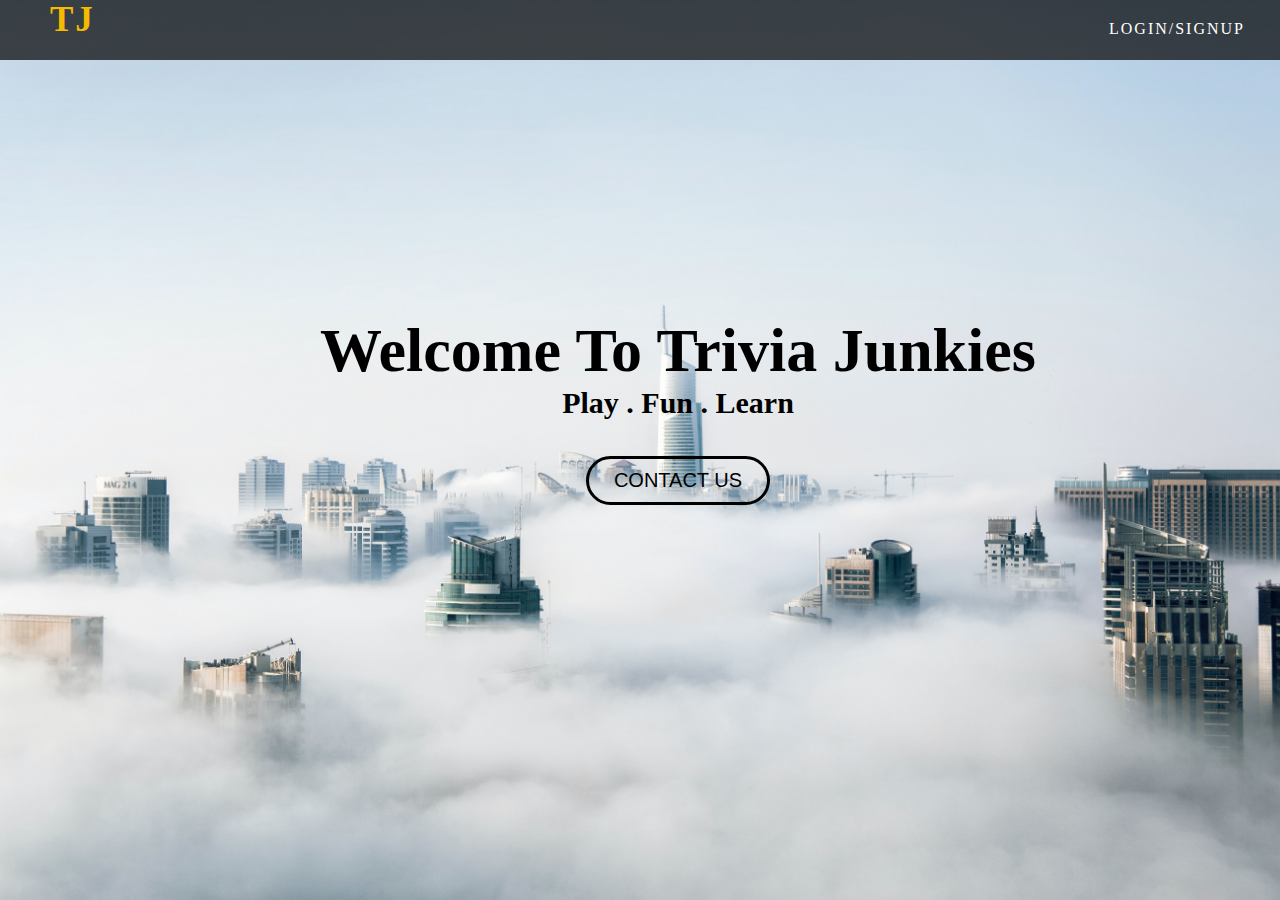
<file: index.html>
<!DOCTYPE html>
<html lang="en">
<head>
	<meta charset="utf-8">
	<meta name="viewpoint" content="width=device-width , initial-scale=1.0">
	<meta http-equiv="X-UA-Compatible" content="ie=edge">
	<title>Homepage</title>
	<link rel="stylesheet" type="text/css" href="homepage.css">
	<link rel="icon" href="ahha.jpg">
</head>
<body>
	<header class="fix">

		<div class="nav-area">
			<div class="logo"> <a href="Fdashboard/index.html"><span>TJ</span> </a></div>
			<ul class="menu-area">

					<li><a href="file:///C:/xampp/htdocs/connect/login/login.html">LOGIN/SIGNUP</a></li>
				</ul>
			</nav>

		</div>
		 <div class="banner-text">
			<h2>Welcome To Trivia Junkies</h2>
			<p>Play . Fun . Learn</p>
			<button class="btn"><a href="file:///C:\xampp\htdocs\connect\contact_us/Contactus.html">Contact us</a></button>
		</div>
</header>
</body>
</html>
</file>
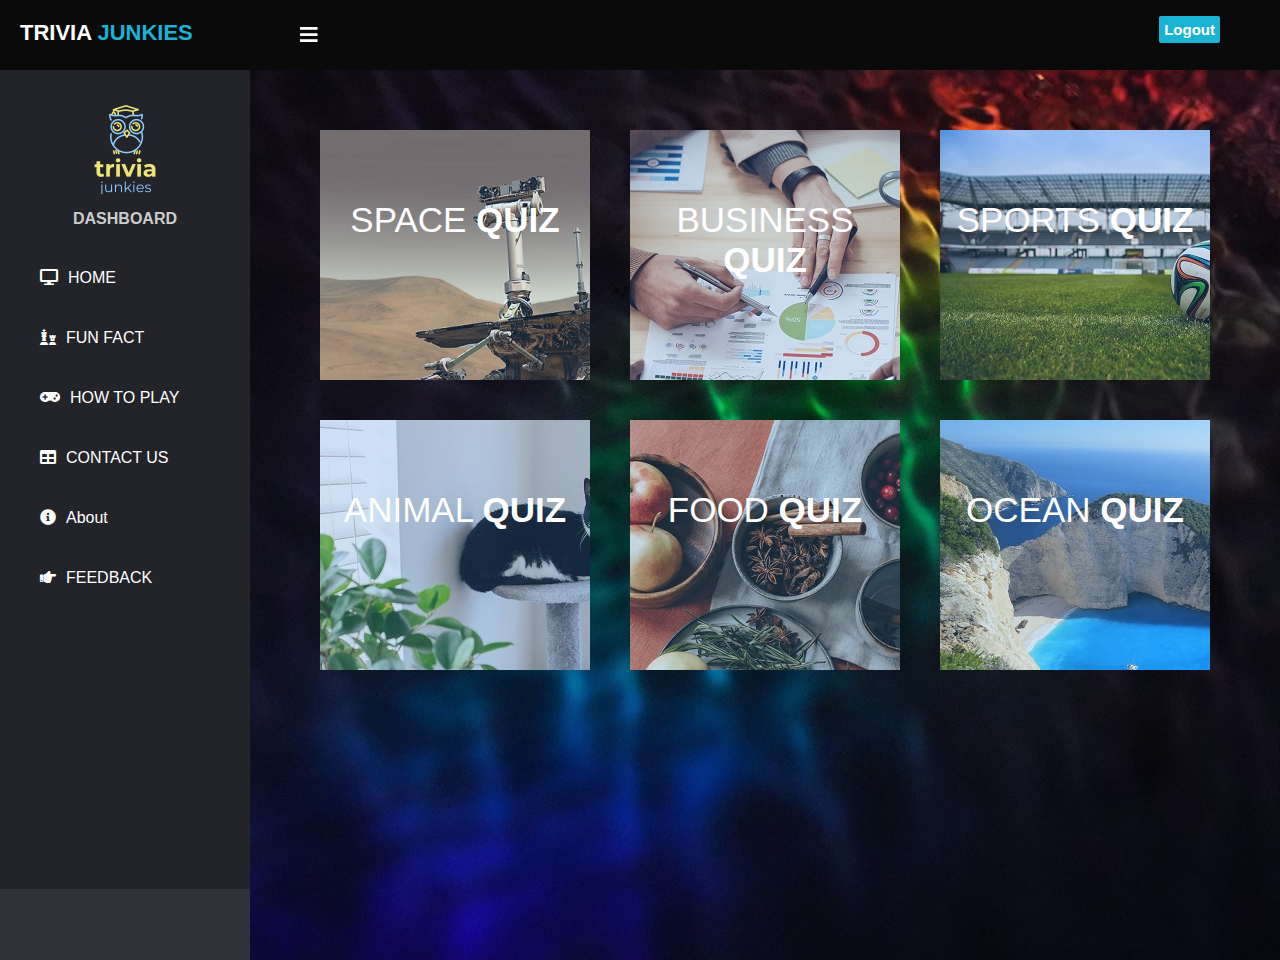
<file: Fdashboard/index.html>
<!DOCTYPE html>
<html lang="en" dir="ltr">
  <head>
    <meta charset="utf-8">
    <meta name="viewport" content="width=device-width, initial-scale=1.0">
    <title> Dashboard </title>
    <link rel="stylesheet" href="style.css">
    <link rel="stylesheet" href="https://cdnjs.cloudflare.com/ajax/libs/font-awesome/5.12.1/css/all.min.css">
    <script src="https://cdnjs.cloudflare.com/ajax/libs/jquery/3.5.1/jquery.min.js" charset="utf-8"></script>
  </head>
  <body>

    <input type="checkbox" id="check">
    <!--header area start-->
    <header>
      <label for="check">
        <i class="fas fa-bars" id="sidebar_btn"></i>
      </label>
      <div class="left_area">
        <h3>TRIVIA <span>JUNKIES</span></h3>
      </div>
      <div class="right_area">
        <a href="file:\\\C:\xampp\htdocs\connect\homepage\homepage.html" class="logout_btn">Logout</a>
      </div>
    </header>
    <!--header area end-->
    
    <div class="sidebar">
      <div class="profile_info">
        <img src="images/4.png" class="profile_image" alt="">
        <h4>DASHBOARD</h4>
      </div>
      <a href="#"><i class="fas fa-desktop"></i><span>HOME</span></a>
       <a href="file:\\\C:\xampp\htdocs\connect\funfact\index.html"><i class="fas fa-chess"></i><span>FUN FACT</span></a>
        <a href="file:\\\C:\xampp\htdocs\connect\how_to_play\sample.html"><i class="fas fa-gamepad"></i><span>HOW TO PLAY</span></a>
      <a href="file:///C:\xampp\htdocs\connect\contact_us/Contactus.html"><i class="fas fa-table"></i><span>CONTACT US</span></a>
      <a href="file:\\\C:\xampp\htdocs\connect\about_us\aboutus.html"><i class="fas fa-info-circle"></i><span>About</span></a>
      <a href="file:\\\C:\xampp\htdocs\connect\feedback\feedback.html"><i class="fas fa-hand-point-right"></i><span>FEEDBACK</span></a>
    </div>
    <!--sidebar end-->
    <div class="content">
        <!--image card layout start-->
    <div class="container">
      <!--image row start-->
      <div class="row">
        <!--image card start-->
        <div class="image">
          <img src="01.jpg" alt="">
          <div class="details">
            <h2>Space <span>Quiz</span></h2>
            <p>Space is completely silent.</p>
            <div class="more">
              <a href="#" class="read-more">Let's <span>Play</span></a>
              <div class="icon-links">
                <a href="#"><i class="fas fa-heart"></i></a>
                <a href="file:///C:\xampp\htdocs\connect\space quiz\index.html"><i class="fas fa-play"></i></a>
                <a href="#"><i class="fas fa-paperclip"></i></a>
              </div>
            </div>
          </div>
        </div>
        <!--image card end-->
        <!--image card start-->
        <div class="image">
          <img src="9.jpg" alt="">
          <div class="details">
            <h2>Business <span>Quiz</span></h2>
            <p>Protecting your company’s assets should be your first priority.</p>
            <div class="more">
              <a href="#" class="read-more">Let's <span>Play</span></a>
              <div class="icon-links">
                <a href="#"><i class="fas fa-heart"></i></a>
                <a href="file:///C:\xampp\htdocs\connect\business quiz\index.html"><i class="fas fa-play"></i></a>
                <a href="#"><i class="fas fa-paperclip"></i></a>
              </div>
            </div>
          </div>
        </div>
        <!--image card end-->
        <!--image card start-->
        <div class="image">
          <img src="03.jpg" alt="">
          <div class="details">
            <h2>Sports <span>Quiz</span></h2>
            <p>Sports Have Been Played on the Moon.</p>
            <div class="more">
              <a href="#" class="read-more">Let's <span>Play</span></a>
              <div class="icon-links">
                <a href="#"><i class="fas fa-heart"></i></a>
                <a href="file:///C:\xampp\htdocs\connect\sportsquiz\index.html"><i class="fas fa-play"></i></a>
                <a href="#"><i class="fas fa-paperclip"></i></a>
              </div>
            </div>
          </div>
        </div>
        <!--image card end-->
      </div>
      <!--image row end-->
      <!--image row start-->
      <div class="row">
        <!--image card start-->
        <div class="image">
          <img src="04.jpg" alt="">
          <div class="details">
            <h2>Animal <span>Quiz</span></h2>
            <p>A rhinoceros' horn is made of hair.</p>
            <div class="more">
              <a href="#" class="read-more">Let's <span>Play</span></a>
              <div class="icon-links">
                <a href="#"><i class="fas fa-heart"></i></a>
                <a href="file:///C:\xampp\htdocs\connect\animalquiz\index.html"><i class="fas fa-play"></i></a>
                <a href="#"><i class="fas fa-paperclip"></i></a>
              </div>
            </div>
          </div>
        </div>
        <!--image card end-->
        <!--image card start-->
        <div class="image">
          <img src="05.jpg" alt="">
          <div class="details">
            <h2>Food <span>Quiz</span></h2>
            <p>The most expensive pizza in the world costs $12,000 dollars.</p>
            <div class="more">
              <a href="#" class="read-more">Let's <span>Play</span></a>
              <div class="icon-links">
                <a href="#"><i class="fas fa-heart"></i></a>
                <a href="file:///C:\xampp\htdocs\connect\foodquiz\index.html"><i class="fas fa-play"></i></a>
                <a href="#"><i class="fas fa-paperclip"></i></a>
              </div>
            </div>
          </div>
        </div>
        <!--image card end-->
        <!--image card start-->
        <div class="image">
          <img src="06.jpg" alt="">
          <div class="details">
            <h2>Ocean <span>Quiz</span></h2>
            <p>Less than five per cent of the planet's oceans have been explored.</p>
            <div class="more">
              <a href="#" class="read-more">let's <span>Play</span></a>
              <div class="icon-links">
                <a href="#"><i class="fas fa-heart"></i></a>
                <a href="file:///C:\xampp\htdocs\connect\oceanquiz\index.html"><i class="fas fa-play"></i></a>
                <a href="#"><i class="fas fa-paperclip"></i></a>
              </div>
            </div>
          </div>
        </div>
        <!--image card end-->
      </div>
      <!--image row end-->
    </div>
    <!--image card layout end-->
    </div>



  </body>
</html>
</file>
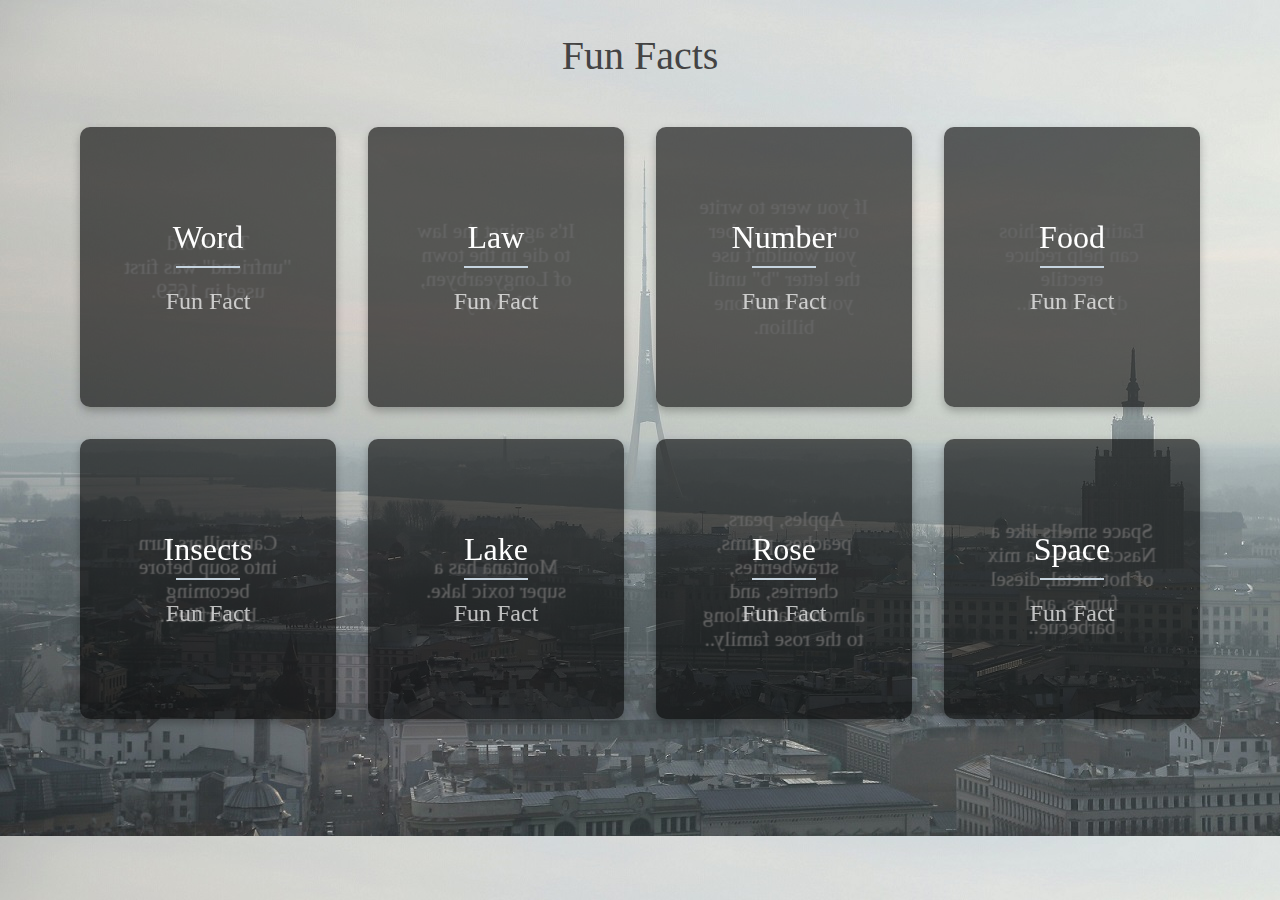
<file: funfact/index.html>
<!DOCTYPE html>
<html lang="en">
<head>
	<meta charset="utf-8">
	<meta name="viweport" content="width=device-width", intial-scale=1.0>
	<title> FUNFACTS</title>
	<link rel="stylesheet" type="text/css" href="style.css">
</head>
<body>
<div class="wrapper">
  <h1>Fun Facts</h1>
  <div class="cols">
			<div class="col" ontouchstart="this.classList.toggle('hover');">
				<div class="container">
					<div class="front" style="background-image: url(https://unsplash.it/500/500/)">
						<div class="inner">
							<p>Word</p>
              <span>Fun Fact</span>
						</div>
					</div>
					<div class="back">
						<div class="inner">
						  <p>The word "unfriend" was first used in 1659.</p>
						</div>
					</div>
				</div>
			</div>
			<div class="col" ontouchstart="this.classList.toggle('hover');">
				<div class="container">
					<div class="front" style="background-image:url(https://unsplash.it/511/511/)">
						<div class="inner">
							<p>Law</p>
              <span>Fun Fact</span>
						</div>
					</div>
					<div class="back">
						<div class="inner">
							<p>It's against the law to die in the town of Longyearbyen, Norway.</p>
						</div>
					</div>
				</div>
			</div>
			<div class="col" ontouchstart="this.classList.toggle('hover');">
				<div class="container">
					<div class="front" style="background-image: url(https://unsplash.it/502/502/)">
						<div class="inner">
							<p>Number</p>
              <span>Fun Fact</span>
						</div>
					</div>
					<div class="back">
						<div class="inner">
							<p>If you were to write out every number you wouldn't use the letter "b" until you reached one billion.</p>
						</div>
					</div>
				</div>
			</div>
			<div class="col" ontouchstart="this.classList.toggle('hover');">
				<div class="container">
					<div class="front" style="background-image: url(https://unsplash.it/503/503/)">
						<div class="inner">
							<p>Food</p>
              <span>Fun Fact</span>
						</div>
					</div>
					<div class="back">
						<div class="inner">
							<p>Eating pistachios can help reduce erectile dysfunction..</p>
						</div>
					</div>
				</div>
			</div>
			<div class="col" ontouchstart="this.classList.toggle('hover');">
				<div class="container">
					<div class="front" style="background-image: url(https://unsplash.it/504/504/">
						<div class="inner">
							<p>Insects</p>
              <span>Fun Fact</span>
						</div>
					</div>
					<div class="back">
						<div class="inner">
							<p>Caterpillars turn into soup before becoming butterflies..</p>
						</div>
					</div>
				</div>
			</div>
			<div class="col" ontouchstart="this.classList.toggle('hover');">
				<div class="container">
					<div class="front" style="background-image: url(https://unsplash.it/505/505/)">
						<div class="inner">
							<p>Lake</p>
              <span>Fun Fact</span>
						</div>
					</div>
					<div class="back">
						<div class="inner">
							<p>Montana has a super toxic lake.</p>
						</div>
					</div>
				</div>
			</div>
			<div class="col" ontouchstart="this.classList.toggle('hover');">
				<div class="container">
					<div class="front" style="background-image: url(https://unsplash.it/506/506/)">
						<div class="inner">
							<p>Rose</p>
              <span>Fun Fact</span>
						</div>
					</div>
					<div class="back">
						<div class="inner">
							<p>Apples, pears, peaches, plums, strawberries, cherries, and almonds all belong to the rose family..</p>
						</div>
					</div>
				</div>
			</div>
			<div class="col" ontouchstart="this.classList.toggle('hover');">
				<div class="container">
					<div class="front" style="background-image: url(https://unsplash.it/508/508/)">
						<div class="inner">
							<p>Space</p>
              <span>Fun Fact</span>
						</div>
					</div>
					<div class="back">
						<div class="inner">
							<p>Space smells like a Nascar race—a mix of hot metal, diesel fumes, and barbecue..</p>
						</div>
					</div>
				</div>
			</div>
		</div>
 </div>	

</body>
</html>
</file>
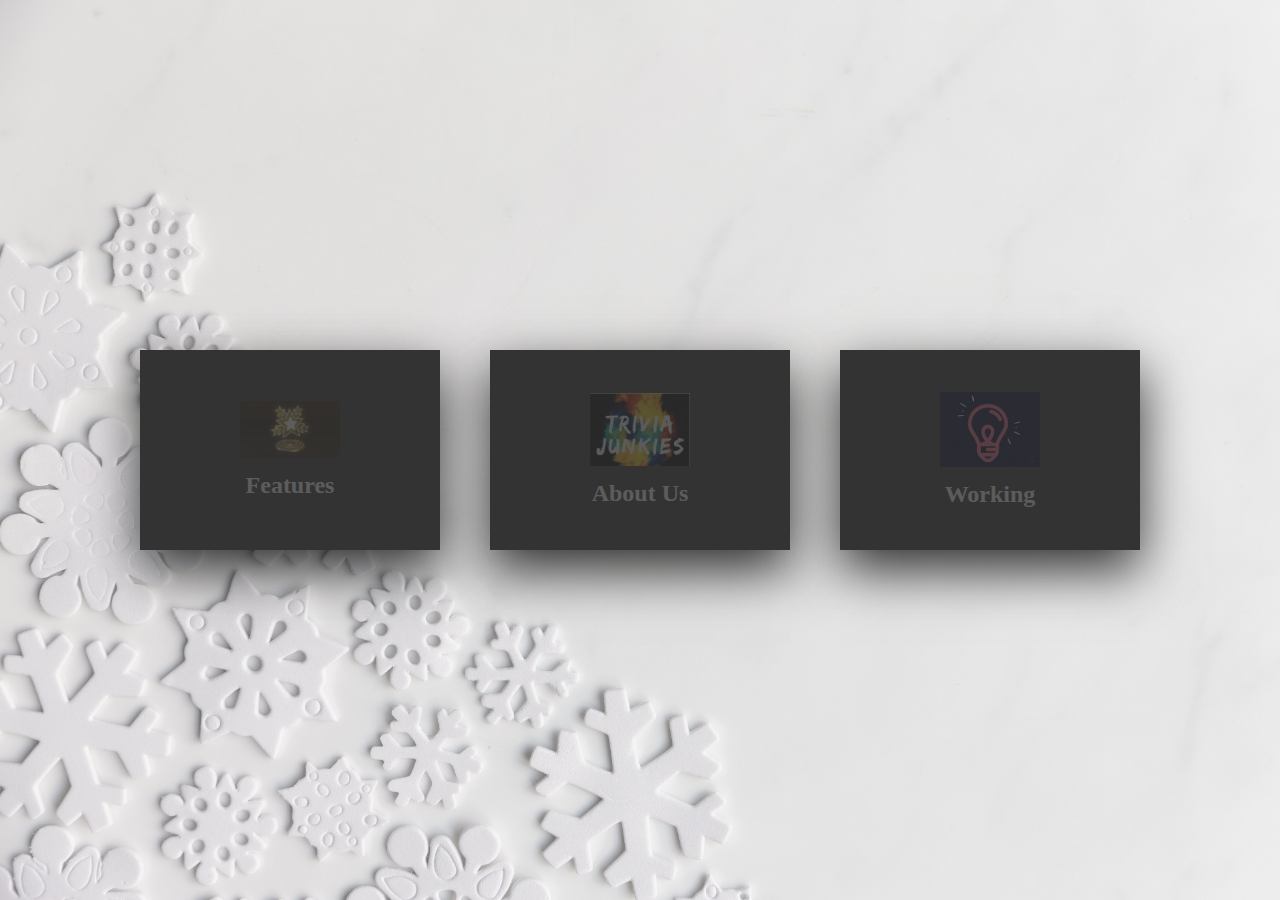
<file: about_us/aboutus.html>
<!DOCTYPE html>
<html lang="en">
<head>
    <meta charset="UTF-8">
    <meta name="viewport" content="width=device-width, initial-scale=1.0">
    <meta http-equiv="X-UA-Compatible" content="ie=edge">
    <title>About us</title>
    <link rel="stylesheet" href="about.css">
    <link rel="icon" href="logo1.png">
</head>
<body>
    <div class="container">
        <div class="card">
            <div class="face face1">
                <div class="content">
                    <img src="1.jpg">
                    <h3>Features</h3>
                </div>
            </div>
            <div class="face face2">
                <div class="content">
                    <p>* Create and take quiz<br>
                       * Multiple-choice<br>
                       * Tournaments
                    </p>
                        <a href="#">Read More</a>
                </div>
            </div>
        </div>
        <div class="card">
            <div class="face face1">
                <div class="content">
                    <img src="mainn.png">
                    <h3>About Us</h3>
                </div>
            </div>
            <div class="face face2">
                <div class="content">
                    <p>Trivia Junkie is the quiz based website that permits you to play, make, and offer tests in an elementary and intuitive manner. 
</p>
                        <a href="#">Read More</a>
                </div>
            </div>
        </div>
        <div class="card">
            <div class="face face1">
                <div class="content">
                    <img src="2.jfif">
                    <h3>Working</h3>
                </div>
            </div>
            <div class="face face2">
                <div class="content">
                    <p>You can create a quiz and give it a name. You can also share it with max number of people.</p>
                        <a href="#">Read More</a>
                </div>
            </div>
        </div>
    </div>
</body>
</html>
</file>
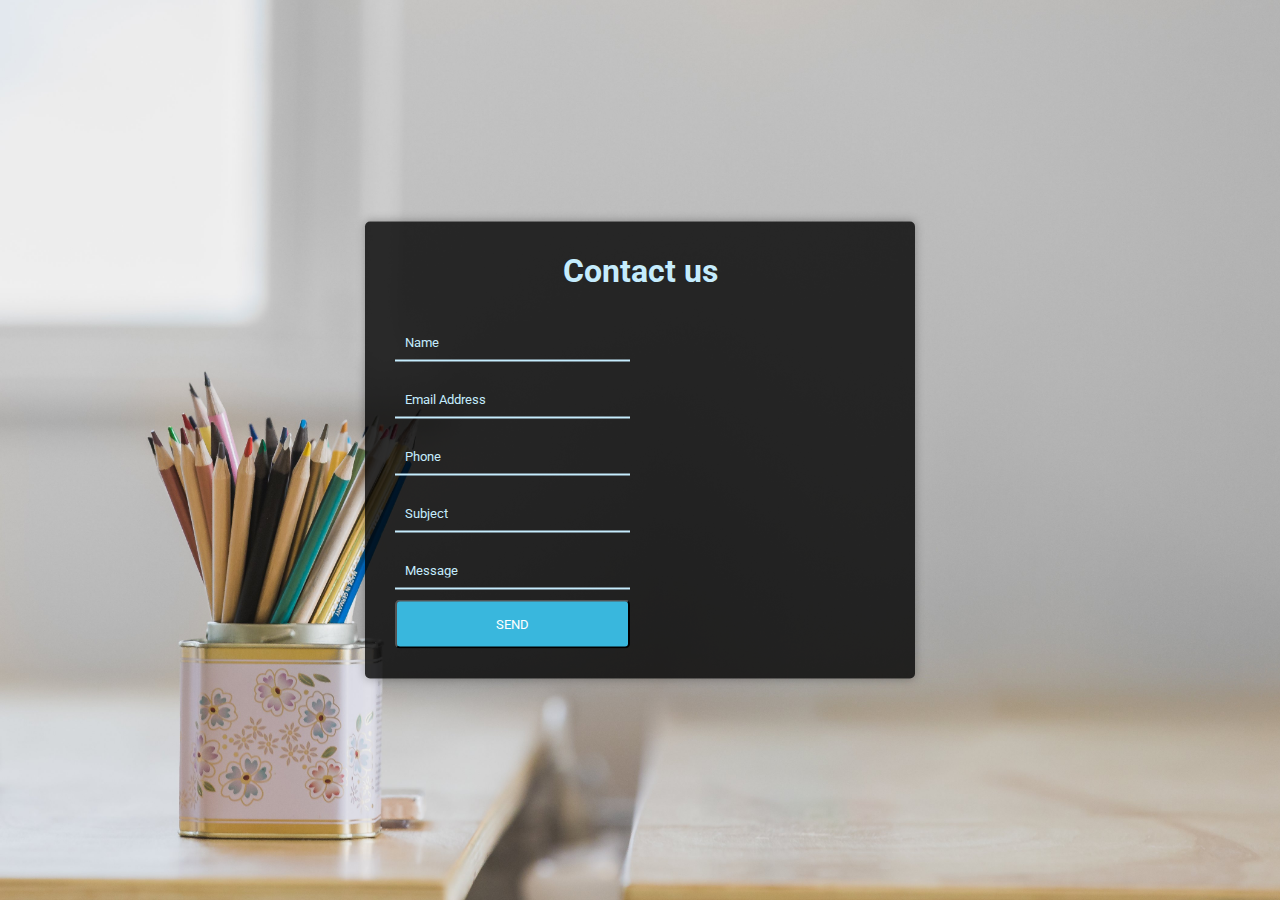
<file: contact_us/Contactus.html>
<!DOCTYPE html>
<html lang="en" dir="ltr">
  <head>
    <meta charset="utf-8">
    <title>Contact us</title>
    <link rel="stylesheet" href="Contactus.css">
  </head>
  <body>
    <div class="wrapper">
      <div class="title">
        <h1>Contact us</h1>
      </div>
      <div class="contact-form">
        <form class="input-fields" action="cu.php" method = "POST">
          <input type="text" class="input" placeholder="Name" name= "Name" required>
          <input type="text" class="input" placeholder="Email Address" name="EmailAddress" required>
          <input type="text" class="input" placeholder="Phone" name="Phone" required>
          <input type="text" class="input" placeholder="Subject" name="Subject" required>
          <input type="text" class="input" placeholder="Message" name="Message" required>
          <button type="Submit" class="btn">Send</button>
        </form>
    </div>
    </div>
  </body>
</html>
</file>
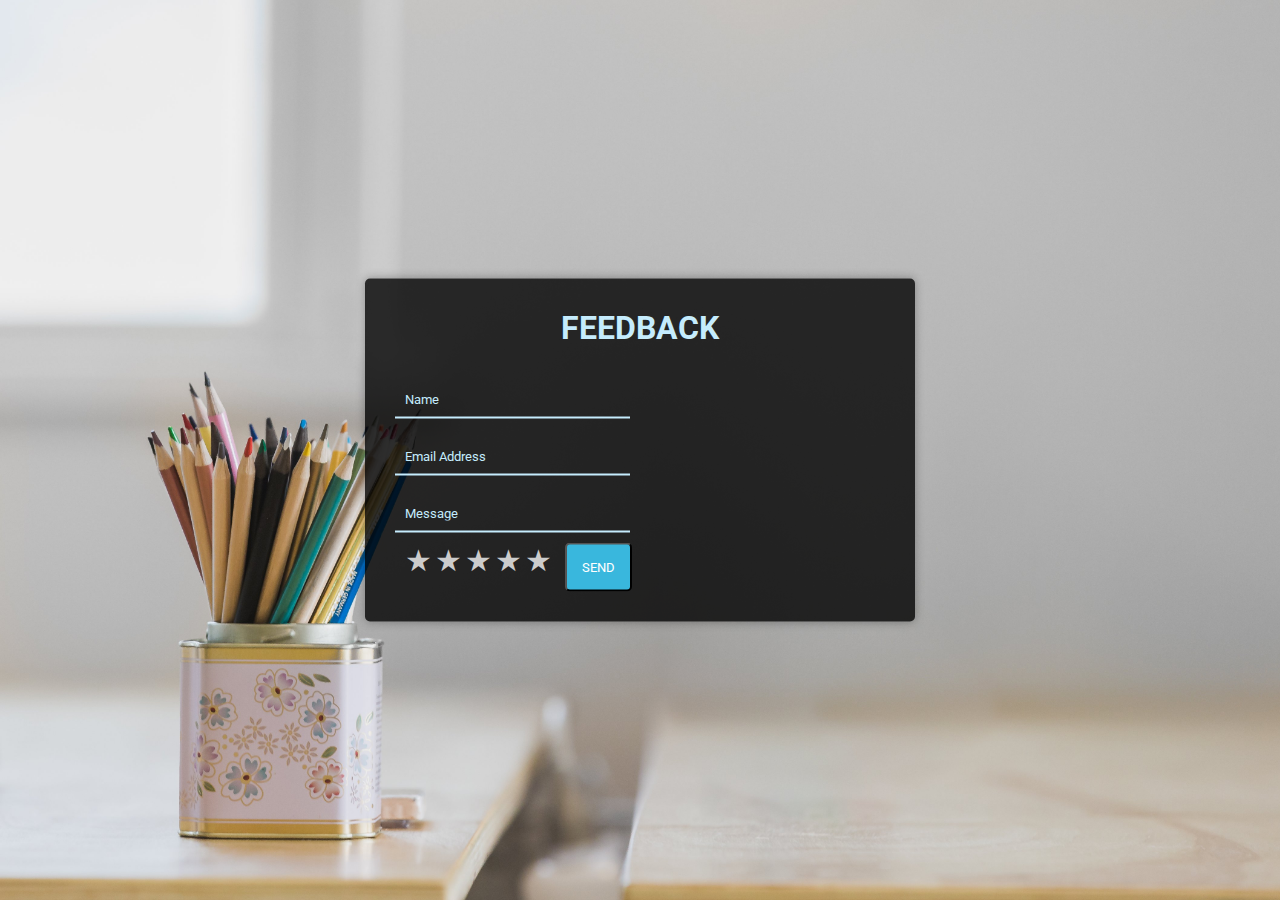
<file: feedback/feedback.html>
<!DOCTYPE html>
<html lang="en" dir="ltr">
  <head>
    <meta charset="utf-8">
    <title>FeedBack</title>
    <link rel="stylesheet" href="feedback.css">
  </head>
  <body>
    <div class="wrapper">
      <div class="title">
        <h1>FEEDBACK</h1>
      </div>
      <div class="contact-form">
        <form class="input-fields" action="blow.php" method = "POST">
          <input type="text" class="input" placeholder="Name" name= "Name" required>
          <input type="text" class="input" placeholder="Email Address" name= "EmailAddress" required>
          <input type="text" class="input" placeholder="Message" name= "Message" required>
        </div>
        <div class="rate">
    <input type="radio" id="star5" name="rate" value="5" />
    <label for="star5" title="text">5 stars</label>
    <input type="radio" id="star4" name="rate" value="4" />
    <label for="star4" title="text">4 stars</label>
    <input type="radio" id="star3" name="rate" value="3" />
    <label for="star3" title="text">3 stars</label>
    <input type="radio" id="star2" name="rate" value="2" />
    <label for="star2" title="text">2 stars</label>
    <input type="radio" id="star1" name="rate" value="1" />
    <label for="star1" title="text">1 star</label>
  </div>
          <button type="Submit" class="btn" <a href= "file:///C:/xampp/htdocs/connect/Dashboard/index.html"> Send</button>

      </div>
    </form>
    </div>
  </body>
</html>
</file>
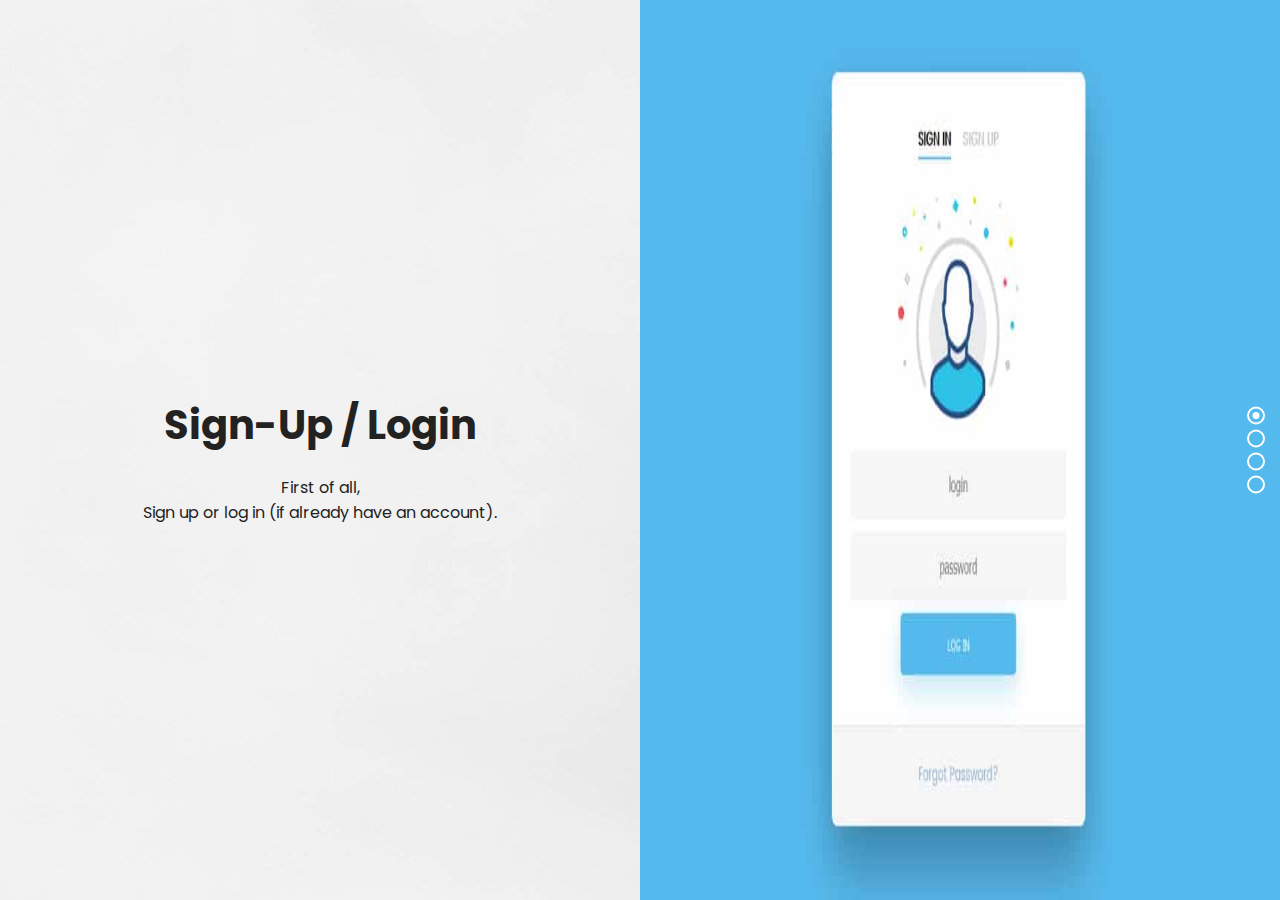
<file: how_to_play/sample.html>
<!DOCTYPE html>
<html>
<head>
	<title>How to Play</title>
	<link rel="stylesheet" type="text/css" href="style.css">
	    <link rel="icon" href="logo.png">

	<meta name="viewport" content="width=device-width, initial-scale=1.0">

</head>
<body>
	



	<div class='container'>

		<input type="radio" name="r" id='r1' checked>
		<input type="radio" name="r" id='r2'>
		<input type="radio" name="r" id='r3'>
		<input type="radio" name="r" id='r4'>

		<div class='Slider'>
			<div class='slide One'>
				<div class='Content'>
					<div>
					<h2> Sign-Up / Login </h2>
					<p>
					First of all, <br>
					Sign up or log in (if already have an account).
					</p>
					
					</div>
				</div>
				<div class="ImageContent">
					<img src="aaa.jpg">
				</div>
			</div>
			<div class='slide Two'>
				<div class='Content'>
					<div>
					<h2> Choose the Category </h2>
					<p>
						Type the game code, which is will be shared by or Play our weekly tournament and earn points.
					</p>
				
					</div>
				</div>
				<div class="ImageContent">
					<img src="ccc.png">
				</div>
			</div>
			<div class='slide Three'>
				<div class='Content'>
					<div>
					<h2>Take the Quiz</h2>
					<p>
						The players see the questions and the answer options on their screens.<br>	
						The quiz starts with a question and several answers.<br>
								• There could be more than one correct answer.<br>
								• At least one answer option in a list is incorrect.
					</p>
					
					</div>
				</div>
				<div class="ImageContent">
					<img src="bbb.jpg">
				</div>
			</div>
			<div class='slide Foor'>
				<div class='Content'>
					<div>
					<h2>Leaderboard</h2>
					<p>
						Players get points for correct answers. The leaderboard is displayed after each question to track the top players’ progress.
					</p>
				
					</div>
				</div>
				<div class="ImageContent">
					<img src="ddd.png">
				</div>
			</div>
		</div>
		<div class="Navigation">
			<label for='r1'><span></span></label>
			<label for='r2'><span></span></label>
			<label for='r3'><span></span></label>
			<label for='r4'><span></span></label>
		</div>
	</div>

	
</body>
</html>
</file>
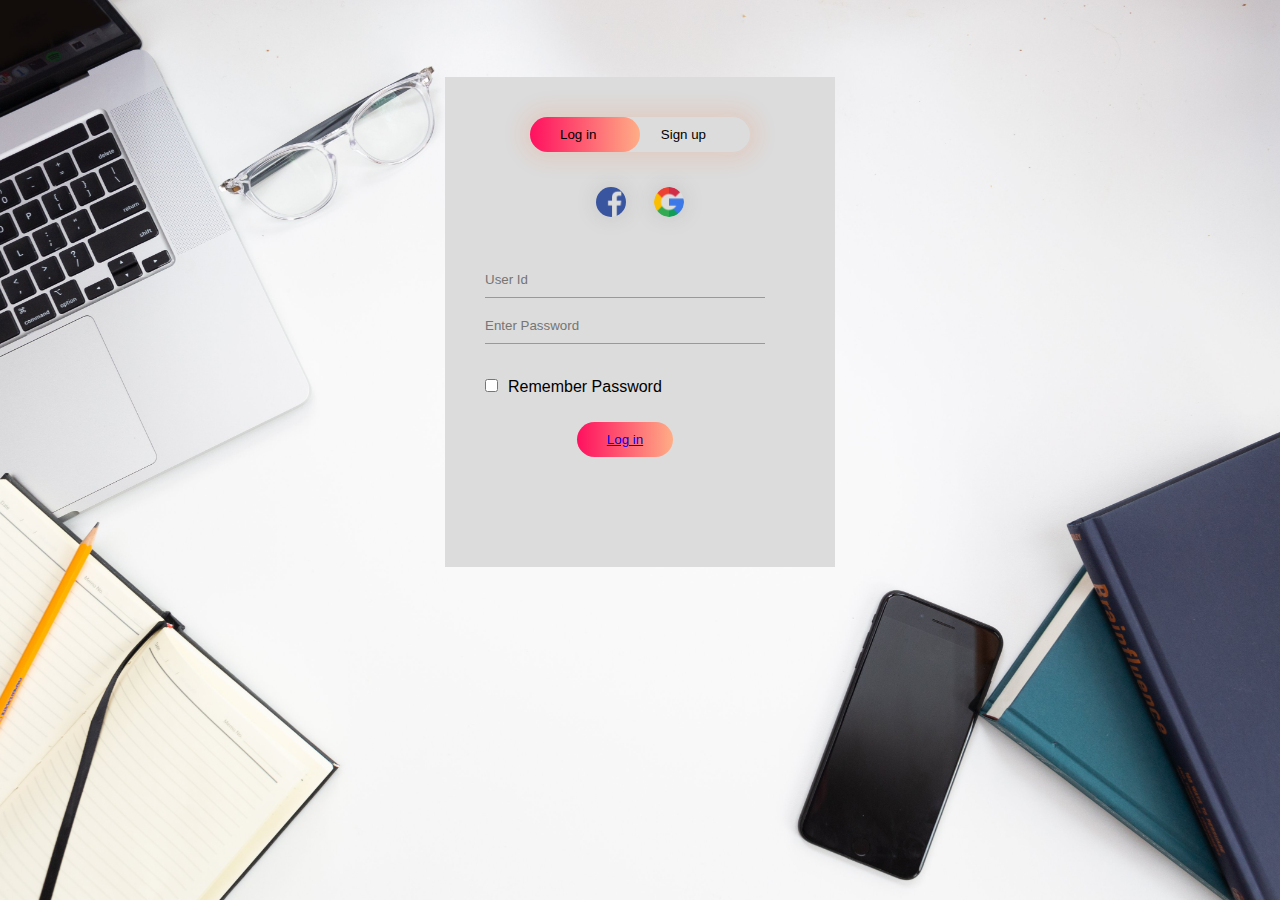
<file: login/login.html>
<!DOCTYPE html>
<html>
<head>
	<title>Login and Registration Form </title>
	<link rel="stylesheet" type="text/css" href="logs.css">
</head>
<body>
	<div class="hero">
		<div class="form-box">
			<div class="button-box">
				<div id="btn">

				</div>
				<button type="button" class="toggle-btn" onclick="login()">Log in</button>
				<button type="button" class="toggle-btn" onclick="sign()">Sign up</button>
			</div>
			<div class="social-icons">
			<a href="https://www.facebook.com/"><img src="fb.png"></a>
			<a href="https://www.google.co.in/"><img src="g.png"></a>
		</div>
		<form id="login" class="input-grp" >
			<input type="text" class="input-field" placeholder="User Id" name="userId" required >
			<input type="text" class="input-field" placeholder="Enter Password" name="password" required >
			<input type="checkbox" class="check-box"><span>Remember Password</span>
			
			<button type="Submit" class="submit-btn">
				<a href="file:///C:/xampp/htdocs/connect/Fdashboard/index.html">Log in</a>
			</button>

		</form>
		<form id="sign" class="input-grp" action="connect.php" method = "POST">
			<input type="text" class="input-field" placeholder="User Id" name="enterId" required>
			<input type="text" class="input-field" placeholder="E-mail" name="enterEmail"  required >
			<input type="text" class="input-field" placeholder="Enter Password" name="enterPassword"  required>
			<input type="checkbox" class="check-box"><span>Agree to the terms</span>
			<button type="Submit" class="submit-btn" <a href= "file:///C:/xampp/htdocs/connect/Fdashboard/index.html"> Sign Up </a></button> 
		</form>
		</div>
	</div>
	<script type="text/javascript">
		var x = document.getElementById("login");
		var y = document.getElementById("sign");
		var z = document.getElementById("btn");
		function sign(){
			x.style.left = "-400px";
			y.style.left = "50px";
			z.style.left = "110px";
		}
		function login(){
			x.style.left = "50px";
			y.style.left = "450px";
			z.style.left = "0";
		}
	</script>

</body>
</html>
</file>
<file: homepage.css>
body{
	margin: 0;
	padding: 0;
	font-family: poppins;
	 background-image: url(a.jpg);
  background-repeat: no-repeat;
  background-attachment: fixed;
  background-size: cover;

}
.fix{
	clear: both;
	overflow: hidden;

}
header{
	overflow: hidden;
	height: 100vh;

}




.nav-area{
	background: rgba(0,0,0,0.7);
	height: 60px;
	position: absolute;
	width: 100%;

}
.logo{
	margin: 0 50px;
	height: 60px;
	float: left;
	color: #fff;
	font-size: 35px;
	text-transform: capitalize;
	font-weight: bold;
	letter-spacing: 2px;

}
.logo span{
	color: #f5bb00;
}
.menu-area{
	float: right;
	list-style: none;
	margin: 20px;

}

.menu-area li{
	display: inline-block;
	margin: 0 5px
}
.menu-area li a{
	text-decoration: none;
	color: #fff;
	padding: 5px 10px;
	letter-spacing: 2px;
}
.menu-area li.active a{
	color: #f5bb00;
}
.menu-area li a: hover{
	color: #f5bb00;
}
.banner-text{
	position: absolute;
	top: 35%;
	text-align: center;
	left: 25%;

}
.banner-text h2{
	color: black;
	font-size: 62px;
	margin: 0;

}
.banner-text h2 span{
	color: #f5bb00;
}
.banner-text p{
	color: black;
	font-size: 30px;
	margin: 0;
	font-weight: bold;

}
.btn{
	display: inline-block;
	margin-top: 5%;
	background: transparent;
	border: 0;
	font-size: 20px;
	text-transform: uppercase;
	border: 3px solid black;
	padding: 10px 25px;
	color: solid black;
	border-radius: 25px;
}
a{
	text-decoration: none;
	color: black;

}
</file>
<file: Fdashboard/style.css>
body{
  margin: 0;
  padding: 0;
  font-family: "Roboto", sans-serif;
}

header{
  z-index: 1;
  position: fixed;
  background: #0a0a0a;
  padding: 20px;
  width: calc(100% - 0%);
  top: 0;
  height: 70px;
}

.left_area h3{
  color: #fff;
  margin: 0;
  text-transform: uppercase;
  font-size: 22px;
  font-weight: 900;
}

.left_area span{
  color: #19B3D3;
}

.logout_btn{
  padding: 5px;
  background: #19B3D3;
  text-decoration: none;
  float: right;
  margin-top: -30px;
  margin-right: 40px;
  border-radius: 2px;
  font-size: 15px;
  font-weight: 600;
  color: #fff;
  transition: 0.5s;
  transition-property: background;
}

.logout_btn:hover{
  background: #0B87A6;
}

.sidebar{
  z-index: 1;
  top: 0;
  background: #22242A;
  margin-top: 70px;
  padding-top: 30px;
  position: fixed;
  left: 0;
  width: 250px;
  height: calc(100% - 9%);
  transition: 0.5s;
  transition-property: left;
  overflow-y: auto;
}

.profile_info{
  display: flex;
  flex-direction: column;
  justify-content: center;
  align-items: center;
}

.sidebar .profile_info .profile_image{
  width: 100px;
  height: 100px;
  border-radius: 100px;
  margin-bottom: 10px;
}

.sidebar .profile_info h4{
  color: #ccc;
  margin-top: 0;
  margin-bottom: 20px;
}

.sidebar a{
  color: #fff;
  display: block;
  width: 100%;
  line-height: 60px;
  text-decoration: none;
  padding-left: 40px;
  box-sizing: border-box;
  transition: 0.5s;
  transition-property: background;
}

.sidebar a:hover{
  background: #0B0505;
}

.sidebar i{
  padding-right: 10px;
}

label #sidebar_btn{
  z-index: 1;
  color: #fff;
  position: fixed;
  cursor: pointer;
  left: 300px;
  font-size: 20px;
  margin: 5px 0;
  transition: 0.5s;
  transition-property: color;
}

label #sidebar_btn:hover{
  color: #19B3D3;
}

#check:checked ~ .sidebar{
  left: -185px;
}

#check:checked ~ .sidebar a span{
  display: none;
}

#check:checked ~ .sidebar a{
  font-size: 20px;
  margin-left: 165px;
  width: 100%;
}

.content{
  width: (100% - 250px);
  margin-top: 60px;
  padding: 20px;
  margin-left: 250px;
  background:url(12.jpg) no-repeat;
  background-position: center;
  background-size: cover;
  height: 100vh;
  transition: 0.5s;
}
@import url('https://fonts.googleapis.com/css2?family=Raleway:wght@300;400;500;600;700;800&display=swap');

*{
  margin: 0;
  padding: 0;
  box-sizing: border-box;
}

body{
  height: 100vh;
  font-family: "Raleway", sans-serif;
  background: #2F3238;
}

.container{
  margin: 30px;
}

.row{
  width: 100%;
  display: flex;
  justify-content: center;
  flex-wrap: wrap;
}

.image{
  background: #50A7FF;
  position: relative;
  flex: 1;
  max-width: 460px;
  height: 250px;
  margin: 20px;
  overflow: hidden;
}

.image img{
  opacity: 0.8;
  position: relative;
  vertical-align: top;
  transition: 0.6s;
  transition-property: opacity;
}

.image:hover img{
  opacity: 1;
}

.image .details{
  z-index: 1;
  position: absolute;
  top: 0;
  right: 0;
  color: #fff;
  width: 100%;
  height: 100%;
}

.image .details h2{
  text-align: center;
  font-size: 35px;
  text-transform: uppercase;
  font-weight: 300;
  margin-top: 70px;
  transition: 0.4s;
  transition-property: transform;
}

.image .details h2 span{
  font-weight: 900;
}

.image:hover .details h2{
  transform: translateY(-30px);
}

.image .details p{
  margin: 30px 30px 0 30px;
  font-size: 18px;
  font-weight: 600;
  text-align: center;
  opacity: 0;
  transition: 0.6s;
  transition-property: opacity, transform;
}

.image:hover .details p{
  opacity: 1;
  transform: translateY(-40px);
}

.more{
  position: absolute;
  background: rgba(255, 255, 255, 0.8);
  width: 100%;
  display: flex;
  justify-content: space-between;
  align-items: center;
  padding: 15px;
  bottom: -60px;
  transition: 0.6s;
  transition-property: bottom;
}

.image:hover .more{
  bottom: 0;
}

.more .read-more{
  color: #000;
  text-decoration: none;
  font-size: 20px;
  font-weight: 500;
  text-transform: uppercase;
}

.more .read-more span{
  font-weight: 900;
}

.more .icon-links i{
  color: #000;
  font-size: 20px;
}

.more .icon-links a:not(:last-child) i{
  margin-right: 20px;
}

/* Responsive CSS */

@media (max-width: 1080px){
  .image{
    flex: 100%;
    max-width: 480px;
  }
}

@media (max-width: 400px){
  .image .details p{
    font-size: 16px;
  }

  .more .read-more, .more .icon-links a i{
    font-size: 18px;
  }
}


#check:checked ~ .content{
  margin-left: 60px;
}

#check:checked ~ .sidebar .profile_info{
  display: none;
}

#check{
  display: none;
}

.
</file>
<file: funfact/style.css>
*{
  margin: 0;
  padding: 0;
  -webkit-box-sizing: border-box;
          box-sizing: border-box;
}
body{
   background: #007bff;
   background: url(0.jpg);
}

h1{
  font-size: 2.5rem;
  font-family: 'Montserrat';
  font-weight: normal;
  color: #444;
  text-align: center;
  margin: 2rem 0;
}

.wrapper{
  width: 90%;
  margin: 0 auto;
  max-width: 80rem;
}

.cols{
  display: -webkit-box;
  display: -ms-flexbox;
  display: flex;
  -ms-flex-wrap: wrap;
      flex-wrap: wrap;
  -webkit-box-pack: center;
      -ms-flex-pack: center;
          justify-content: center;
}

.col{
  width: calc(25% - 2rem);
  margin: 1rem;
  cursor: pointer;
}

.container{
  -webkit-transform-style: preserve-3d;
          transform-style: preserve-3d;
	-webkit-perspective: 1000px;
	        perspective: 1000px;
}

.front,
.back{
  background-size: cover;
  box-shadow: 0 4px 8px 0 rgba(0,0,0,0.25);
  border-radius: 10px;
	background-position: center;
	-webkit-transition: -webkit-transform .7s cubic-bezier(0.4, 0.2, 0.2, 1);
	transition: -webkit-transform .7s cubic-bezier(0.4, 0.2, 0.2, 1);
	-o-transition: transform .7s cubic-bezier(0.4, 0.2, 0.2, 1);
	transition: transform .7s cubic-bezier(0.4, 0.2, 0.2, 1);
	transition: transform .7s cubic-bezier(0.4, 0.2, 0.2, 1), -webkit-transform .7s cubic-bezier(0.4, 0.2, 0.2, 1);
	-webkit-backface-visibility: hidden;
	        backface-visibility: hidden;
	text-align: center;
	min-height: 280px;
	height: auto;
	border-radius: 10px;
	color: #fff;
	font-size: 1.5rem;
}

.back{
  background: #cedce7;
  background: -webkit-linear-gradient(45deg,  #cedce7 0%,#596a72 100%);
  background: -o-linear-gradient(45deg,  #cedce7 0%,#596a72 100%);
  background: linear-gradient(45deg,  #cedce7 0%,#596a72 100%);
}

.front:after{
	position: absolute;
    top: 0;
    left: 0;
    z-index: 1;
    width: 100%;
    height: 100%;
    content: '';
    display: block;
    opacity: .6;
    background-color: #000;
    -webkit-backface-visibility: hidden;
            backface-visibility: hidden;
    border-radius: 10px;
}
.container:hover .front,
.container:hover .back{
    -webkit-transition: -webkit-transform .7s cubic-bezier(0.4, 0.2, 0.2, 1);
    transition: -webkit-transform .7s cubic-bezier(0.4, 0.2, 0.2, 1);
    -o-transition: transform .7s cubic-bezier(0.4, 0.2, 0.2, 1);
    transition: transform .7s cubic-bezier(0.4, 0.2, 0.2, 1);
    transition: transform .7s cubic-bezier(0.4, 0.2, 0.2, 1), -webkit-transform .7s cubic-bezier(0.4, 0.2, 0.2, 1);
}

.back{
    position: absolute;
    top: 0;
    left: 0;
    width: 100%;
}

.inner{
    -webkit-transform: translateY(-50%) translateZ(60px) scale(0.94);
            transform: translateY(-50%) translateZ(60px) scale(0.94);
    top: 50%;
    position: absolute;
    left: 0;
    width: 100%;
    padding: 2rem;
    -webkit-box-sizing: border-box;
            box-sizing: border-box;
    outline: 1px solid transparent;
    -webkit-perspective: inherit;
            perspective: inherit;
    z-index: 2;
}

.container .back{
    -webkit-transform: rotateY(180deg);
            transform: rotateY(180deg);
    -webkit-transform-style: preserve-3d;
            transform-style: preserve-3d;
}

.container .front{
    -webkit-transform: rotateY(0deg);
            transform: rotateY(0deg);
    -webkit-transform-style: preserve-3d;
            transform-style: preserve-3d;
}

.container:hover .back{
  -webkit-transform: rotateY(0deg);
          transform: rotateY(0deg);
  -webkit-transform-style: preserve-3d;
          transform-style: preserve-3d;
}

.container:hover .front{
  -webkit-transform: rotateY(-180deg);
          transform: rotateY(-180deg);
  -webkit-transform-style: preserve-3d;
          transform-style: preserve-3d;
}

.front .inner p{
  font-size: 2rem;
  margin-bottom: 2rem;
  position: relative;
}

.front .inner p:after{
  content: '';
  width: 4rem;
  height: 2px;
  position: absolute;
  background: #C6D4DF;
  display: block;
  left: 0;
  right: 0;
  margin: 0 auto;
  bottom: -.75rem;
}

.front .inner span{
  color: rgba(255,255,255,0.7);
  font-family: 'Montserrat';
  font-weight: 300;
}

@media screen and (max-width: 64rem){
  .col{
    width: calc(33.333333% - 2rem);
  }
}

@media screen and (max-width: 48rem){
  .col{
    width: calc(50% - 2rem);
  }
}

@media screen and (max-width: 32rem){
  .col{
    width: 100%;
    margin: 0 0 2rem 0;
  }
}
</file>
<file: about_us/about.css>
body{
    margin: 0;
    padding: 0;
    min-height: 100vh;
    background-image: url(flat.jpg);
    background-repeat: no-repeat;
    background-size: cover; 
    display: flex;
    justify-content: center;
    align-items: center;
    font-family: consolas;
}

.container{
    width: 1000px;
    position: relative;
    display: flex;
    justify-content: space-between;
}

.container .card{
    position: relative;
    cursor: pointer;
}

.container .card .face{
    width: 300px;
    height: 200px;
    transition: 0.5s;
}

.container .card .face.face1{
    position: relative;
    background: #333;
    display: flex;
    justify-content: center;
    align-items: center;
    z-index: 1;
    transform: translateY(100px);
}

.container .card:hover .face.face1{
    background:  grey;
    transform: translateY(0);
}

.container .card .face.face1 .content{
    opacity: 0.2;
    transition: 0.5s;
}

.container .card:hover .face.face1 .content{
    opacity: 1;
}

.container .card .face.face1 .content img{
    max-width: 100px;
}

.container .card .face.face1 .content h3{
    margin: 10px 0 0;
    padding: 0;
    color: #fff;
    text-align: center;
    font-size: 1.5em;
}

.container .card .face.face2{
    position: relative;
    background: #fff;
    display: flex;
    justify-content: center;
    align-items: center;
    padding: 20px;
    box-sizing: border-box;
    box-shadow: 0 20px 50px rgba(0, 0, 0, 0.8);
    transform: translateY(-100px);
}

.container .card:hover .face.face2{
    transform: translateY(0);
}

.container .card .face.face2 .content p{
    margin: 0;
    padding: 0;
}

.container .card .face.face2 .content a{
    margin: 15px 0 0;
    display:  inline-block;
    text-decoration: none;
    font-weight: 900;
    color: #333;
    padding: 5px;
    border: 1px solid #333;
}

.container .card .face.face2 .content a:hover{
    background: black;
    color: #fff;
}
</file>
<file: contact_us/Contactus.css>
@import url('https://fonts.googleapis.com/css?family=Roboto');

*{
  margin: 0;
  padding: 0;
  box-sizing: border-box;
  outline: none;
  font-family: 'Roboto', sans-serif;
}

body{
  background-image: url(pen.jpg); 
  background-size: cover;
  height: 100vh;
}

.wrapper{
  position: absolute;
  top: 50%;
  left: 50%;
  transform: translate(-50%, -50%);
  width: 100%;
  max-width: 550px;
  background: rgba(0,0,0,0.8);
  padding: 30px;
  border-radius: 5px;
  box-shadow: 0 0 10px rgba(0,0,0,0.3);
}

.wrapper .title h1{
  color: #c5ecfd;
  text-align: center;
  margin-bottom: 25px;
}

.contact-form{
  display: flex;
}

.input-fields{
  display: flex;
  flex-direction: column;
  margin-right: 4%;
}

.input-fields,
.msg{
  width: 48%;
}

.input-fields .input,
.msg textarea{
  margin: 10px 0;
  background: transparent;
  border: 0px;
  border-bottom: 2px solid #c5ecfd;
  padding: 10px;
  color: #c5ecfd;
  width: 100%;
}

.msg textarea{
  height: 300px;
}

::-webkit-input-placeholder {
  /* Chrome/Opera/Safari */
  color: #c5ecfd;
}
::-moz-placeholder {
  /* Firefox 19+ */
  color: #c5ecfd;
}
:-ms-input-placeholder {
  /* IE 10+ */
  color: #c5ecfd;
}

.btn {
    background: #39b7dd;
    text-align: center;
    padding: 15px;
    border-radius: 5px;
    color: #fff;
    cursor: pointer;
    text-transform: uppercase;
}

@media screen and (max-width: 600px){
  .contact-form{
    flex-direction: column;
  }
  .msg textarea{
    height: 80px;
  }
  .input-fields,
  .msg{
    width: 100%;
  }
}
</file>
<file: feedback/feedback.css>
@import url('https://fonts.googleapis.com/css?family=Roboto');

*{
  margin: 0;
  padding: 0;
  box-sizing: border-box;
  outline: none;
  font-family: 'Roboto', sans-serif;
}

body{
  background: url(pen.jpg);
  background-size: cover;
  height: 100vh;
}

.wrapper{
  position: absolute;
  top: 50%;
  left: 50%;
  transform: translate(-50%, -50%);
  width: 100%;
  max-width: 550px;
  background: rgba(0,0,0,0.8);
  padding: 30px;
  border-radius: 5px;
  box-shadow: 0 0 10px rgba(0,0,0,0.3);
}
.rate {
    float: left;
    height: 16px;
    padding: 0 10px;
}
.rate:not(:checked) > input {
    position:absolute;
    top:-9999px;
}
.rate:not(:checked) > label {
    float:right;
    width:1em;
    overflow:hidden;
    white-space:nowrap;
    cursor:pointer;
    font-size:30px;
    color:#ccc;
}
.rate:not(:checked) > label:before {
    content: '★ ';
}
.rate > input:checked ~ label {
    color: #ffc700;    
}
.rate:not(:checked) > label:hover,
.rate:not(:checked) > label:hover ~ label {
    color: #deb217;  
}
.rate > input:checked + label:hover,
.rate > input:checked + label:hover ~ label,
.rate > input:checked ~ label:hover,
.rate > input:checked ~ label:hover ~ label,
.rate > label:hover ~ input:checked ~ label {
    color: #c59b08;
}

.wrapper .title h1{
  color: #c5ecfd;
  text-align: center;
  margin-bottom: 25px;
}

.contact-form{
  display: flex;
}

.input-fields{
  display: flex;
  flex-direction: column;
  margin-right: 4%;
}

.input-fields,
.msg{
  width: 48%;
}

.input-fields .input,
.msg textarea{
  margin: 10px 0;
  background: transparent;
  border: 0px;
  border-bottom: 2px solid #c5ecfd;
  padding: 10px;
  color: #c5ecfd;
  width: 100%;
}

.msg textarea{
  height: 212px;
}

::-webkit-input-placeholder {
  /* Chrome/Opera/Safari */
  color: #c5ecfd;
}
::-moz-placeholder {
  /* Firefox 19+ */
  color: #c5ecfd;
}
:-ms-input-placeholder {
  /* IE 10+ */
  color: #c5ecfd;
}

.btn {
    background: #39b7dd;
    text-align: center;
    padding: 15px;
    border-radius: 5px;
    color: #fff;
    cursor: pointer;
    text-transform: uppercase;
}

@media screen and (max-width: 600px){
  .contact-form{
    flex-direction: column;
  }
  .input-fields,
  .msg{
    width: 100%;
  }
}
</file>
<file: how_to_play/style.css>
@import url('https://fonts.googleapis.com/css2?family=Poppins&display=swap');

*, html,body{
	padding:0px;
	margin:0px;
	box-sizing:border-box;
	font-family:'Poppins', sans-serif;
	perspective:800px;
}
body{
	background: url(br.jpg);
}

.container{
	position:relative;
	width:100%;
	height:100vh;
	overflow:hidden;
}
.container .Slider{
	position:absolute;
	width:100%;
	height:400vh;
	transition:all 1s ease-in-out;
	top:0vh;
}
.container .Slider .slide{
	position:relative;
	width:100%;
	height:25%;
	display:flex;
	flex-wrap:wrap;
}
.container .Slider .slide:nth-child(even){
	flex-direction:row-reverse;
}
.container .Slider .slide .Content{
	width:50%;
	height:100%;
	display:table;	
}
.container .Slider .slide .Content div{
	display:table-cell;
	vertical-align:middle;
	padding:50px;
	text-align:center;
	color:#222;
}
.container .Slider .slide .Content div h2{
 	font-size:40px;
 	margin:20px;
}

.container .Slider .slide .ImageContent{
	width:50%;
	height:100%;	
}
.container .Slider .slide .ImageContent img{
	width:100%;
	height:100%;	
	cursor:pointer;
	transition:1s;
}
.container .Slider .slide .ImageContent img:hover{
	filter:brightness(.3);
}
.container input{
	display:none;
}
.container .Navigation{
	position:absolute;
	top:50%;
	right:10px;
	transform:translateY(-50%);
}
.container .Navigation label{
	position:relative;
	display:block;
	width:18px;
	height:18px;
	margin:5px;
	border-radius:50%;
	cursor:pointer;
	transition:.5s;
}
.container .Navigation label span{
	position:absolute;
	display:inline-block;
	width:50%;
	height:50%;
	top:50%;
	left:50%;
	border-radius:100%;
	transform:translate(-50%,-50%);
	transition:.5s;
}
.container #r1:checked ~ .Slider{
	top:0vh;
}
.container #r2:checked ~ .Slider{
	top:-100vh;
}
.container #r3:checked ~ .Slider{
	top:-200vh;
}
.container #r4:checked ~ .Slider{
	top:-300vh;
}

.container #r1:checked ~ .Navigation label:first-child span{
	background:#fff;
}
.container #r1:checked ~ .Navigation label{
	border:2px solid #fff;
}
.container #r2:checked ~ .Navigation label:nth-child(2) span{
	background:#222;
}
.container #r2:checked ~ .Navigation label{
	border:2px solid #222;
}
.container #r3:checked ~ .Navigation label:nth-child(3) span{
	background:#fff;
}
.container #r3:checked ~ .Navigation label{
	border:2px solid #fff;
}
.container #r4:checked ~ .Navigation label:last-child span{
	background:#222;
}
.container #r4:checked ~ .Navigation label{
	border:2px solid #222;
}

@media (max-width:762px){
	.container{
		height:100vh;
	}
	.container .Slider .slide .Content div{
 		padding:10px;
	} 
	.container .Slider .slide .Content div h2{
 		font-size:25px;
	 	margin:10px;
	} 
	.container .Slider .slide{
		flex-direction:column-reverse;
	}
	.container .Slider .slide:nth-child(even){
		flex-direction:column-reverse;
	}
	.container .Slider .slide .Content{
		width:100%;
		height:50%;
		display:table;	
	}
	.container .Slider .slide .ImageContent{
		width:100%;
		height:50%;	
	}
	.container .Navigation{
		position:absolute;
		top:20%;
		right:5px;
	}
	.container .Navigation label{
		border:2px solid #fff !important;
	}
	.container #r1:checked ~ .Navigation label:first-child span,
	.container #r2:checked ~ .Navigation label:nth-child(2) span,
	.container #r3:checked ~ .Navigation label:nth-child(3) span,
	.container #r4:checked ~ .Navigation label:last-child span{
		background:#fff !important;
	}
	.container .Slider .slide .Content div a{
		margin:5px;
		width:120px;
 		height:50px;
 		line-height:50px;
	}
}
@media (max-width:315px){
	.container .Slider .slide .Content div{
 		padding:5px;
	} 
	.container .Slider .slide .Content div{
 		padding:5px;
	} 
	.container .Slider .slide .Content div h2{
 		font-size:20px;
	 	margin:5px;
	} 
	.container .Slider .slide .Content{
		width:100%;
		height:60%;
		display:block;	
	}
	.container .Slider .slide .ImageContent{
		width:100%;
		height:40%;	
	}
}
</file>
<file: login/logs.css>
*{
	margin: 0;
	padding: 0;
	font-family: sans-serif;
}
.hero {
	height: 100%;
	width: 100%;
	background-image: linear-gradient(rgba(0,0,0,0.4),rgba(0,0,0,0.4));
	background-image: url('office.jpg');
	background-position: center;
	background-size: cover;
	position: absolute;
}
.form-box{
	width: 380px;
	height: 480px;
	position: relative; ;
	margin: 6% auto;
	background: #DCDCDC;
	padding: 5px;
	overflow: hidden;
}
.button-box{
	width: 220px;
	margin: 35px auto;
	position: relative;
	box-shadow: 0 0 20px 9px #ff61241f;
	border-radius: 30px;
}
.toggle-btn{
	padding: 10px 30px;
	cursor: pointer;
	background: transparent;
	border: 0;
	outline: none;
	position: relative;
}
#btn{
	top: 0;
	left: 0;
	position: absolute;
	width: 110px;
	height: 100%;
	background: linear-gradient( to right, #ff105f,#ffad86);
	border-radius: 30px;
	transition:0.5s;

}
.social-icons{
	margin: 30px auto;
	text-align: center;
}
.social-icons img {
	width: 30px;
	margin: 0 12px;
	box-shadow: 0 0 20px 0 #7f7f7f3d;
	cursor: pointer;
	border-radius: 50%;

}
.input-grp{
	top: 180px;
	position: absolute;
	width: 280px;
	transition: .5s;
}
.input-field{
	width: 100%;
	padding: 10px 0;
	margin: 5px 0;
	border-top: 0;
	border-right: 0;
	border-left: 0;
	border-bottom: 1px solid #999;
	outline: none;
	background: transparent;

}
.submit-btn{
	width: 85;
	padding: 10px 30px;
	cursor: pointer;
	display: block;
	margin: auto;
	background: linear-gradient(to right, #ff105f,#ffad86);
	border: 0;
	outline: none;
	border-radius: 30px; 
}
.check-box{
	margin: 30px 10px 30px 0;
}
.span{
	color: #777;
	font-size: 12px;
	bottom: 68px;
	position: absolute;
}
#login{
	left: 40px;
}
#sign{
	left: 450px;
}
</file>
